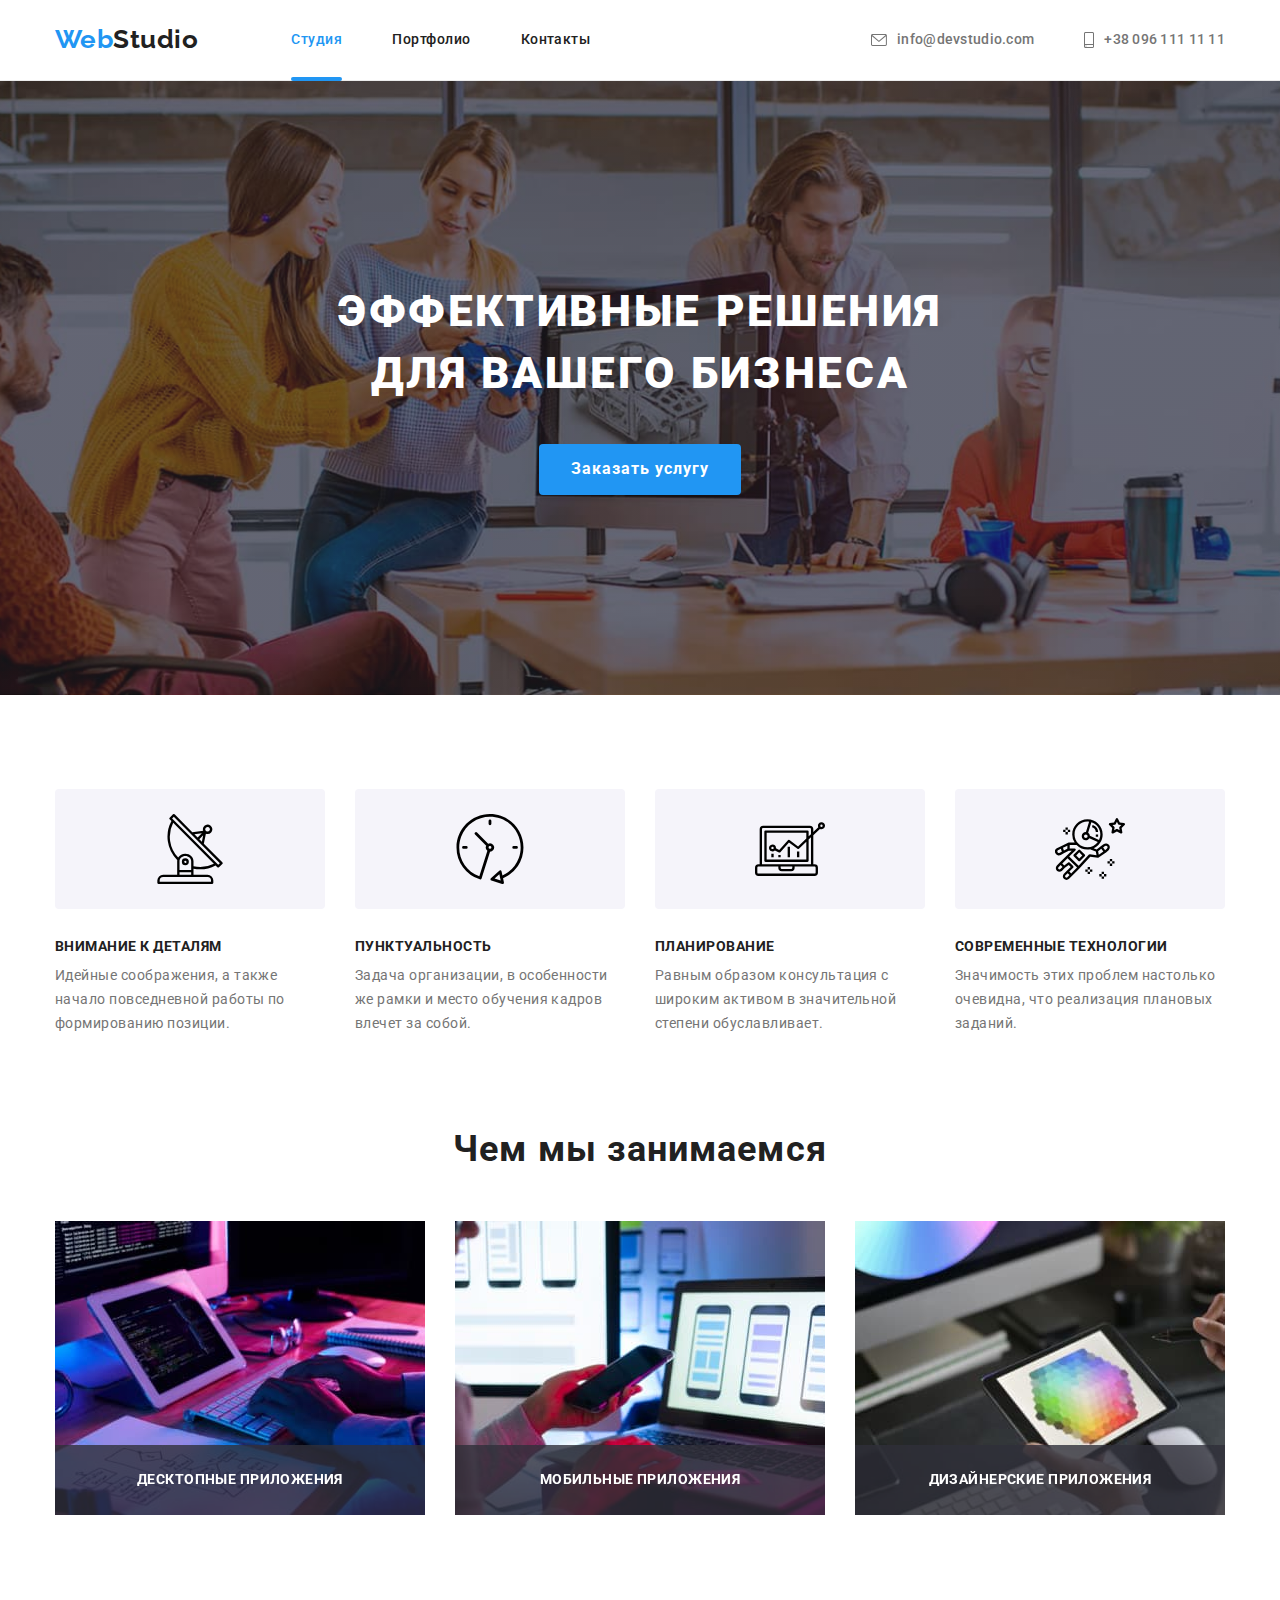
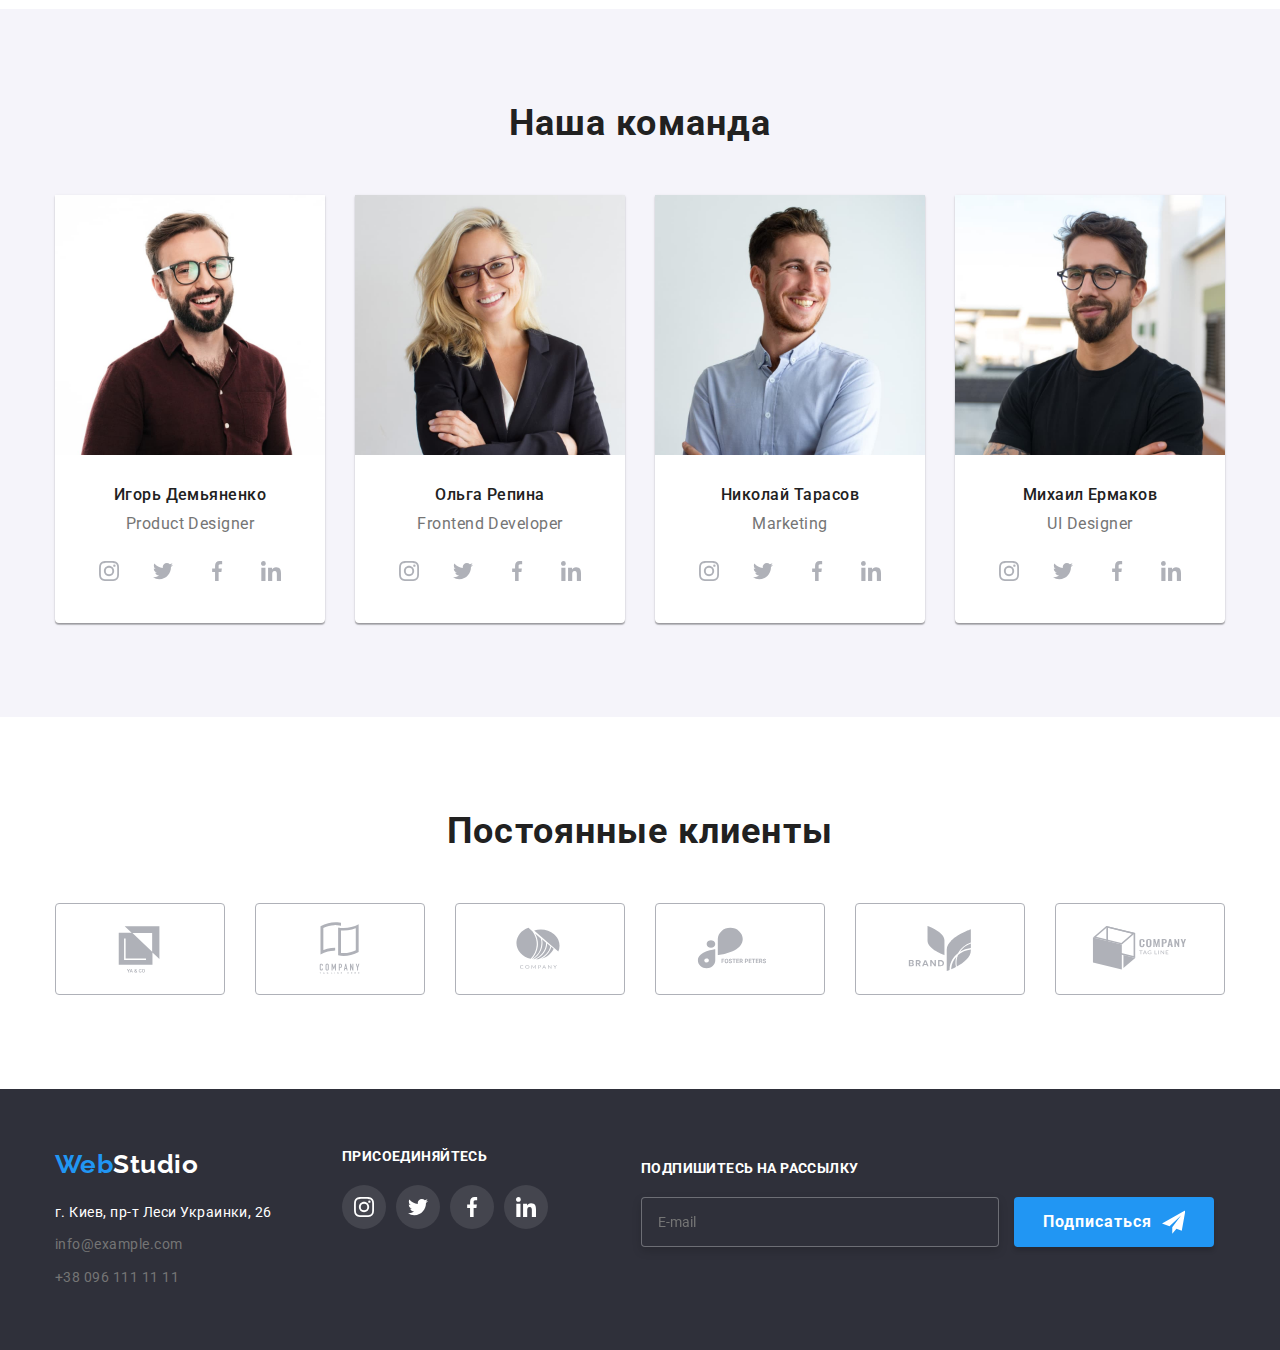
<file: index.html>
<!DOCTYPE html>
<html lang="en">
  <head>
    <meta charset="UTF-8" />
    <meta
      http-equiv="X-UA-Compatible"
      content="IE=edge"
    />
    <meta
      name="viewport"
      content="width=device-width, initial-scale=1.0"
    />
    <title>Document</title>
    <link
      href="https://fonts.googleapis.com/css2?family=Raleway:wght@700&family=Roboto:wght@400;500;700;900&display=swap"
      rel="stylesheet"
    />

    <link
      rel="stylesheet"
      href="./css/main.min.css"
    />
  </head>

  <body>
    <!--NAVIGATION-->

    <header class="header">
      <div class="header__div-nav container">
        <a
          href="#"
          class="navbar__logo-webstudio"
        >
          <span class="navbar__logospan">Web</span
          >Studio</a
        >
        <button
          type="button"
          class="menu-button is-open"
          aria-expanded="false"
          aria-controls="menu-container"
          data-menu-button
        >
          <svg
            class="menu-icons"
            width="40"
            height="40"
            aria-label="Переключатель мобильного меню"
          >
            <use
              class="icon-cross"
              href="./images/icons.svg#icon-close-menu"
            ></use>
            <use
              class="icon-menu"
              href="./images/icons.svg#icon-burger-menu"
            ></use>
          </svg>
        </button>

        <div
          class="menu-container"
          id="menu-container"
          data-menu
        >
          <nav class="navbar">
            <ul class="sitenav">
              <li class="sitenav__item">
                <a
                  href="./index.html"
                  class="sitenav__link sitenav__link--opened"
                  >Студия</a
                >
              </li>
              <li class="sitenav__item">
                <a
                  href="./portfolio.html"
                  class="sitenav__link"
                  >Портфолио</a
                >
              </li>
              <li class="sitenav__item">
                <a href="#" class="sitenav__link"
                  >Контакты</a
                >
              </li>
            </ul>
          </nav>
          <ul class="auth-nav">
            <li class="auth-nav__item">
              <a
                href="tel:+380961111111"
                class="auth-nav__link auth-nav__phone"
                aria-label="Phone Icon"
              >
                +38 096 111 11 11</a
              >
            </li>
            <li
              class="auth-nav__item auth-nav__item-mail"
            >
              <a
                href="mailto:info@devstudio.com"
                class="auth-nav__link auth-nav__mail"
                aria-label="Mail Icon"
              >
                info@devstudio.com</a
              >
            </li>
          </ul>
          <ul class="social-networks">
            <li class="social-networks__item">
              <a
                href=""
                class="social-networks__link"
                >Instagram</a
              >
            </li>
            <li class="social-networks__item">
              <a
                href=""
                class="social-networks__link"
                >Twitter</a
              >
            </li>
            <li class="social-networks__item">
              <a
                href=""
                class="social-networks__link"
                >Facebook</a
              >
            </li>
            <li class="social-networks__item">
              <a
                href=""
                class="social-networks__link"
                >LinkedIn</a
              >
            </li>
          </ul>
        </div>
      </div>

      <div class="header__nav container">
        <nav class="navigation">
          <a
            href="#"
            class="navigation__logo-webstudio"
          >
            <span class="navigation__logospan"
              >Web</span
            >Studio</a
          >

          <ul class="sitenavigation">
            <li class="sitenavigation__item">
              <a
                href="./index.html"
                class="sitenavigation__link sitenavigation__link--opened"
                >Студия</a
              >
            </li>
            <li class="sitenavigation__item">
              <a
                href="./portfolio.html"
                class="sitenavigation__link"
                >Портфолио</a
              >
            </li>
            <li class="sitenavigation__item">
              <a
                href="#"
                class="sitenavigation__link"
                >Контакты</a
              >
            </li>
          </ul>
        </nav>
        <ul class="auth-navigation">
          <li class="auth-navigation__item">
            <a
              href="mailto:info@devstudio.com"
              class="auth-navigation__link"
              aria-label="Mail Icon"
            >
              <svg
                class="auth-navigation__icon"
                width="16"
                height="12"
              >
                <use
                  href="./images/icons.svg#icon-mail"
                ></use>
              </svg>
              info@devstudio.com</a
            >
          </li>
          <li class="auth-navigation__item">
            <a
              href="tel:+380961111111"
              class="auth-navigation__link"
              aria-label="Phone Icon"
            >
              <svg
                class="auth-navigation__icon"
                width="10"
                height="16"
              >
                <use
                  href="./images/icons.svg#icon-phone"
                ></use>
              </svg>
              +38 096 111 11 11</a
            >
          </li>
        </ul>
      </div>
    </header>

    <main>
      <section class="hero">
        <div class="container">
          <h1 class="hero__title">
            Эффективные решения для вашего бизнеса
          </h1>
          <button
            data-modal-open
            class="hero__button"
            type="button"
          >
            Заказать услугу
          </button>
          <div
            data-modal
            class="backdrop is-hidden"
          >
            <div class="modal">
              <form>
              <button
                data-modal-close
                class="button-modal"
              >
                <svg
                  class="close-icon"
                  width="18"
                  height="18"
                >
                  <use
                    href="./images/icons.svg#icon-close-cros"
                  ></use>
                </svg>
              </button>
              <b class="fill-your-data"
                >Оставьте свои данные, мы вам
                перезвоним</b
              >

              <label
                class="modal-label"
                for="name"
                >Имя<input
                  class="modal-input"
                  type="text"
                  name=""
                  id="name"
                />
                <span class="modal-input-icon">
                  <svg width="18" height="18">
                    <use
                      href="./images/icons.svg#icon-person-icon"
                    ></use>
                  </svg>
                </span>
              </label>

              <label class="modal-label" for="tel"
                >Телефон
                <input
                  class="modal-input"
                  type="tel"
                  name=""
                  id="tel"
                />
                <span class="modal-input-icon">
                  <svg width="18" height="18">
                    <use
                      href="./images/icons.svg#icon-modal-phone"
                    ></use>
                  </svg>
                </span>
              </label>

              <label
                class="modal-label"
                for="mail"
                >Почта
                <input
                  class="modal-input"
                  type="email"
                  name=""
                  id="mail"
                />
                <span class="modal-input-icon">
                  <svg width="18" height="18">
                    <use
                      href="./images/icons.svg#icon-modal-email"
                    ></use>
                  </svg>
              </label>

              <label class="modal-label modal-label-feedback" for="comment"
                >Комментарий
                <textarea
                id="comment"
                  class="give-feedback"
                  name="feedback"
                  rows="5"
                  placeholder="Введите текст"
                ></textarea>
              </label>

              <label
                class="agree-contract"
                for="agree-checkbox"
                ><input
                  type="checkbox"
                  class="checkbox"
                  id="agree-checkbox"
                />
                <span
                  class="icon-checkbox"
                ></span>
                Соглашаюсь с рассылкой и принимаю
                 <a
                  class="terms-ofcontract"
                  href=""
                  >Условия договора</a
                >
              </label>
              <button
                class="submit-form"
                type="submit"
              >
                Отправить
              </button>
              </form>
            </div>
          </div>
        </div>
      </section>  

    <section class="section">
      <div class="container">
        <h2 class="visually-hidden">
          Наши преимущества
        </h2>

        <ul class="feature-list">
          <li class="feature-list__item">
            <div
              class="feature-list__decorative-icons"
            >
              <svg
                class="feature-list__description-icon"
                width="70"
                height="70"
              >
                <use
                  href="./images/icons.svg#icon-antenna"
                ></use>
              </svg>
            </div>
            <h3 class="feature-list__title">
              Внимание к деталям
            </h3>
            <p class="feature-list__description">
              Идейные соображения, а также начало
              повседневной работы по формированию
              позиции.
            </p>
          </li>
          <li class="feature-list__item">
            <div
              class="feature-list__decorative-icons"
            >
              <svg
                class="feature-list__description-icon"
                width="70"
                height="70"
              >
                <use
                  href="./images/icons.svg#icon-clock"
                ></use>
              </svg>
            </div>
            <h3 class="feature-list__title">
              Пунктуальность
            </h3>
            <p class="feature-list__description">
              Задача организации, в особенности же
              рамки и место обучения кадров влечет
              за собой.
            </p>
          </li>
          <li class="feature-list__item">
            <div
              class="feature-list__decorative-icons"
            >
              <svg
                class="feature-list__description-icon"
                width="70"
                height="70"
              >
                <use
                  href="./images/icons.svg#icon-diagram"
                ></use>
              </svg>
            </div>
            <h3 class="feature-list__title">
              Планирование
            </h3>
            <p class="feature-list__description">
              Равным образом консультация с
              широким активом в значительной
              степени обуславливает.
            </p>
          </li>
          <li class="feature-list__item">
            <div
              class="feature-list__decorative-icons"
            >
              <svg
                class="feature-list__description-icon"
                width="70"
                height="70"
              >
                <use
                  href="./images/icons.svg#icon-astronaut"
                ></use>
              </svg>
            </div>
            <h3 class="feature-list__title">
              Современные технологии
            </h3>
            <p class="feature-list__description">
              Значимость этих проблем настолько
              очевидна, что реализация плановых
              заданий.
            </p>
          </li>
        </ul>
      </div>
    </section>

    <section
      class="section section--nopadding-top"
    >
      <div class="container">
        <h2 class="section__title">
          Чем мы занимаемся
        </h2>
        <ul class="what-wedo">
          <li class="what-wedo__item">
            <img
              src="./images/img1.jpg"
              alt="верстка"
              width="370px"
            />
            <p class="what-wedo__text">
              Десктопные приложения
            </p>
          </li>
          <li class="what-wedo__item">
            <img
              src="./images/img2.jpg"
              alt="дизайн"
              width="370px"
            />
            <p class="what-wedo__text">
              Мобильные приложения
            </p>
          </li>
          <li class="what-wedo__item">
            <img
              src="./images/img3.jpg"
              alt="оформление"
              width="370px"
            />
            <p class="what-wedo__text">
              Дизайнерские приложения
            </p>
          </li>
        </ul>
      </div>
    </section> 

   <section
      class="section section--other-background"
    >
      <div class="container">
        <h2 class="section__title">
          Наша команда
        </h2>
        <ul class="ourmembers">
          <li class="ourmembers__item">
            <img
              src="./images/m1.jpg"
              alt="Product Designer"
              width="270px"
              class="ourmembers__photo"
            />
            <div class="ourmembers__box">
              <h3 class="ourmembers__title">
                Игорь Демьяненко
              </h3>
              <p class="ourmembers__text">
                Product Designer
              </p>

              <ul class="social-list">
                <li class="social-list__item">
                  <a
                    href=""
                    class="social-list__link"
                    target="_blank"
                    rel="noopener noreferrer"
                    aria-label="Instagram"
                  >
                    <svg
                      class="social-list__icon"
                      width="20"
                      height="20"
                    >
                      <use
                        href="./images/icons.svg#icon-instagram"
                      ></use>
                    </svg>
                  </a>
                </li>
                <li class="social-list__item">
                  <a
                    href=""
                    class="social-list__link"
                    target="_blank"
                    rel="noopener noreferrer"
                    aria-label="Twitter"
                  >
                    <svg
                      class="social-list__icon"
                      width="20"
                      height="20"
                    >
                      <use
                        href="./images/icons.svg#icon-twitter"
                      ></use>
                    </svg>
                  </a>
                </li>
                <li class="social-list__item">
                  <a
                    href=""
                    class="social-list__link"
                    target="_blank"
                    rel="noopener noreferrer"
                    aria-label="Facebook"
                  >
                    <svg
                      class="social-list__icon"
                      width="20"
                      height="20"
                    >
                      <use
                        href="./images/icons.svg#icon-facebook"
                      ></use>
                    </svg>
                  </a>
                </li>
                <li class="social-list__item">
                  <a
                    href=""
                    class="social-list__link"
                    target="_blank"
                    rel="noopener noreferrer"
                    aria-label="Linkedin"
                  >
                    <svg
                      class="social-list__icon"
                      width="20"
                      height="20"
                    >
                      <use
                        href="./images/icons.svg#icon-linkedin"
                      ></use>
                    </svg> 
     </a>
                </li>
              </ul>
            </div>
          </li>

          <li class="ourmembers__item">
            <img
              src="./images/m2.jpg"
              alt="Frontend Developer"
              width="270px"
              class="ourmembers__photo"
            />
            <div class="ourmembers__box">
              <h3 class="ourmembers__title">
                Ольга Репина
              </h3>
              <p class="ourmembers__text">
                Frontend Developer
              </p>

              <ul class="social-list">
                <li class="social-list__item">
                  <a
                    href=""
                    class="social-list__link"
                    target="_blank"
                    rel="noopener noreferrer"
                    aria-label="Instagram"
                  >
                    <svg
                      class="social-list__icon"
                      width="20"
                      height="20"
                    >
                      <use
                        href="./images/icons.svg#icon-instagram"
                      ></use>
                    </svg>
                  </a>
                </li>
                <li class="social-list__item">
                  <a
                    href=""
                    class="social-list__link"
                    target="_blank"
                    rel="noopener noreferrer"
                    aria-label="Twitter"
                  >
                    <svg
                      class="social-list__icon"
                      width="20"
                      height="20"
                    >
                      <use
                        href="./images/icons.svg#icon-twitter"
                      ></use>
                    </svg>
                  </a>
                </li>
                <li class="social-list__item">
                  <a
                    href=""
                    class="social-list__link"
                    target="_blank"
                    rel="noopener noreferrer"
                    aria-label="Facebook"
                  >
                    <svg
                      class="social-list__icon"
                      width="20"
                      height="20"
                    >
                      <use
                        href="./images/icons.svg#icon-facebook"
                      ></use>
                    </svg>
                  </a>
                </li>
                <li class="social-list__item">
                  <a
                    href=""
                    class="social-list__link"
                    target="_blank"
                    rel="noopener noreferrer"
                    aria-label="Linkedin"
                  >
                    <svg
                      class="social-list__icon"
                      width="20"
                      height="20"
                    >
                      <use
                        href="./images/icons.svg#icon-linkedin"
                      ></use>
                    </svg>
                  </a>
                </li>
              </ul>
            </div>
          </li>

          <li class="ourmembers__item">
            <img
              src="./images/m3.jpg"
              alt="Marketing"
              width="270px"
              class="ourmembers__photo"
            />
            <div class="ourmembers__box">
              <h3 class="ourmembers__title">
                Николай Тарасов
              </h3>
              <p class="ourmembers__text">
                Marketing
              </p>

              <ul class="social-list">
                <li class="social-list__item">
                  <a
                    href=""
                    class="social-list__link"
                    target="_blank"
                    rel="noopener noreferrer"
                    aria-label="Instagram"
                  >
                    <svg
                      class="social-list__icon"
                      width="20"
                      height="20"
                    >
                      <use
                        href="./images/icons.svg#icon-instagram"
                      ></use>
                    </svg>
                  </a>
                </li>
                <li class="social-list__item">
                  <a
                    href=""
                    class="social-list__link"
                    target="_blank"
                    rel="noopener noreferrer"
                    aria-label="Twitter"
                  >
                    <svg
                      class="social-list__icon"
                      width="20"
                      height="20"
                    >
                      <use
                        href="./images/icons.svg#icon-twitter"
                      ></use>
                    </svg>
                  </a>
                </li>
                <li class="social-list__item">
                  <a
                    href=""
                    class="social-list__link"
                    target="_blank"
                    rel="noopener noreferrer"
                    aria-label="Facebook"
                  >
                    <svg
                      class="social-list__icon"
                      width="20"
                      height="20"
                    >
                      <use
                        href="./images/icons.svg#icon-facebook"
                      ></use>
                    </svg>
                  </a>
                </li>
                <li class="social-list__item">
                  <a
                    href=""
                    class="social-list__link"
                    target="_blank"
                    rel="noopener noreferrer"
                    aria-label="Linkedin"
                  >
                    <svg
                      class="social-list__icon"
                      width="20"
                      height="20"
                    >
                      <use
                        href="./images/icons.svg#icon-linkedin"
                      ></use>
                    </svg>
                  </a>
                </li>
              </ul>
            </div>
          </li>

          <li class="ourmembers__item">
            <img
              src="./images/m4.jpg"
              alt="UI Designer"
              width="270px"
              class="ourmembers__photo"
            />
            <div class="ourmembers__box">
              <h3 class="ourmembers__title">
                Михаил Ермаков
              </h3>
              <p class="ourmembers__text">
                UI Designer
              </p>

              <ul class="social-list">
                <li class="social-list__item">
                  <a
                    href=""
                    class="social-list__link"
                    target="_blank"
                    rel="noopener noreferrer"
                    aria-label="Instagram"
                  >
                    <svg
                      class="social-list__icon"
                      width="20"
                      height="20"
                    >
                      <use
                        href="./images/icons.svg#icon-instagram"
                      ></use>
                    </svg>
                  </a>
                </li>
                <li class="social-list__item">
                  <a
                    href=""
                    class="social-list__link"
                    target="_blank"
                    rel="noopener noreferrer"
                    aria-label="Twitter"
                  >
                    <svg
                      class="social-list__icon"
                      width="20"
                      height="20"
                    >
                      <use
                        href="./images/icons.svg#icon-twitter"
                      ></use>
                    </svg>
                  </a>
                </li>
                <li class="social-list__item">
                  <a
                    href=""
                    class="social-list__link"
                    target="_blank"
                    rel="noopener noreferrer"
                    aria-label="Facebook"
                  >
                    <svg
                      class="social-list__icon"
                      width="20"
                      height="20"
                    >
                      <use
                        href="./images/icons.svg#icon-facebook"
                      ></use>
                    </svg>
                  </a>
                </li>
                <li class="social-list__item">
                  <a
                    href=""
                    class="social-list__link"
                    target="_blank"
                    rel="noopener noreferrer"
                    aria-label="Linkedin"
                  >
                    <svg
                      class="social-list__icon"
                      width="20"
                      height="20"
                    >
                      <use
                        href="./images/icons.svg#icon-linkedin"
                      ></use>
                    </svg>
                  </a>
                </li>
              </ul>
            </div>
          </li>
        </ul>
      </div>
    </section>
   
      <section class="section">
        <div class="container">
          <h2 class="section__title">
            Постоянные клиенты
          </h2>

          <ul class="clients">
            <li class="clients__item">
              <a href="" class="clients__link">
                <svg
                  class="clients__icon"
                  width="106"
                  height="60"
                >
                  <use
                    href="./images/icons.svg#icon-Logo1"
                  ></use>
                </svg>
              </a>
            </li>
            <li class="clients__item">
              <a href="" class="clients__link">
                <svg
                  class="clients__icon"
                  width="106"
                  height="60"
                >
                  <use
                    href="./images/icons.svg#icon-Logo2"
                  ></use>
                </svg>
              </a>
            </li>
            <li class="clients__item">
              <a href="" class="clients__link">
                <svg
                  class="clients__icon"
                  width="106"
                  height="60"
                >
                  <use
                    href="./images/icons.svg#icon-Logo3"
                  ></use>
                </svg>
              </a>
            </li>
            <li class="clients__item">
              <a href="" class="clients__link">
                <svg
                  class="clients__icon"
                  width="106"
                  height="60"
                >
                  <use
                    href="./images/icons.svg#icon-Logo4"
                  ></use>
                </svg>
              </a>
            </li>
            <li class="clients__item">
              <a href="" class="clients__link">
                <svg
                  class="clients__icon"
                  width="106"
                  height="60"
                >
                  <use
                    href="./images/icons.svg#icon-Logo5"
                  ></use>
                </svg>
              </a>
            </li>
            <li class="clients__item">
              <a href="" class="clients__link">
                <svg
                  class="clients__icon"
                  width="106"
                  height="60"
                >
                  <use
                    href="./images/icons.svg#icon-Logo6"
                  ></use>
                </svg>
              </a>
            </li>
          </ul>
        </div>
      </section>
    </main> 

    <footer class="footer">
      <div class="container footer__container">
        <div class="footer__content">
        <div class="footer__contact-info">
          <a
            href="#"
            class=" footer__logo-ws footer__logo-webstudio"
            ><span class="footer__logospan">Web</span
            >Studio</a
          >
          <address class="footer__address">
            <ul class="footer-list">
              <li>
                <a
                  href="https://goo.gl/maps/YKN6UugqQtC8uNZw6"
                  target="_blank"
                  rel="noopener noreferrer"
                  class=" footer-list__connect-us footer-list__contacts-footer footer-list__our-address"
                >
                  г. Киев, пр-т Леси Украинки,
                  26</a
                >
              </li>
              <li class="footer-list__contacts">
                <a
                  href="mailto:info@example.com"
                  class=" footer-list__connect-us footer-list__contacts-footer"
                  >info@example.com</a
                >
              </li>
              <li class="footer-list__contacts">
                <a
                  href="tel:+380961111111"
                  class=" footer-list__connect-us footer-list__contacts-footer"
                  >+38 096 111 11 11</a
                >
              </li>
            </ul>
          </address>
        </div> 

    <div class="follow-us">
          <p class="follow-us__text">Присоединяйтесь</p>
          <ul class="follow-us__social-list">
            <li class="follow-us__social-item">
              <a
                href=""
                class="follow-us__social-link "
                target="_blank"
                rel="noopener noreferrer"
                aria-label="Instagram"
              >
                <svg
                  class="follow-us__social-icon"
                  width="20"
                  height="20"
                >
                  <use
                    href="./images/icons.svg#icon-instagram"
                  ></use>
                </svg>
              </a>
            </li>
            <li class="follow-us__social-item">
              <a
                href=""
                class="follow-us__social-link "
                target="_blank"
                rel="noopener noreferrer"
                aria-label="Twitter"
              >
                <svg
                  class="follow-us__social-icon"
                  width="20"
                  height="20"
                >
                  <use
                    href="./images/icons.svg#icon-twitter"
                  ></use>
                </svg>
              </a>
            </li>
            <li class="follow-us__social-item">
              <a
                href=""
                class="follow-us__social-link "
                target="_blank"
                rel="noopener noreferrer"
                aria-label="Facebook"
              >
                <svg
                  class="follow-us__social-icon"
                  width="20"
                  height="20"
                >
                  <use
                    href="./images/icons.svg#icon-facebook"
                  ></use>
                </svg>
              </a>
            </li>
            <li class="follow-us__social-item">
              <a
                href=""
                class="follow-us__social-link "
                target="_blank"
                rel="noopener noreferrer"
                aria-label="Linkedin"
              >
                <svg
                  class="follow-us__social-icon"
                  width="20"
                  height="20"
                >
                  <use
                    href="./images/icons.svg#icon-linkedin"
                  ></use>
                </svg>
              </a>
            </li>
          </ul>
        </div>
        </div>
        <form class="footer-form">
          <label
            class="footer-form__label"
            for="user_email"
            >Подпишитесь на рассылку</label
          >
          <input
            class="footer-form__email"
            type="email"
            name="email"
            id="user_email"
            placeholder="E-mail"
          />

          <button
            class="footer-form__follow-button"
            type="submit"
          >
            <span class="footer-form__text"
              >Подписаться</span
            >
            <svg
              class="footer-form__send-icon"
              width="24"
              height="24"
            >
              <use
                href="./images/icons.svg#icon-send-icon"
              ></use>
            </svg>
          </button>
        </form>
      </div>
    </footer> 
    <script src="./js/modal.js"></script>
    <script src="./js/burger-menu.js"></script>
  </body>
</html>
</file>
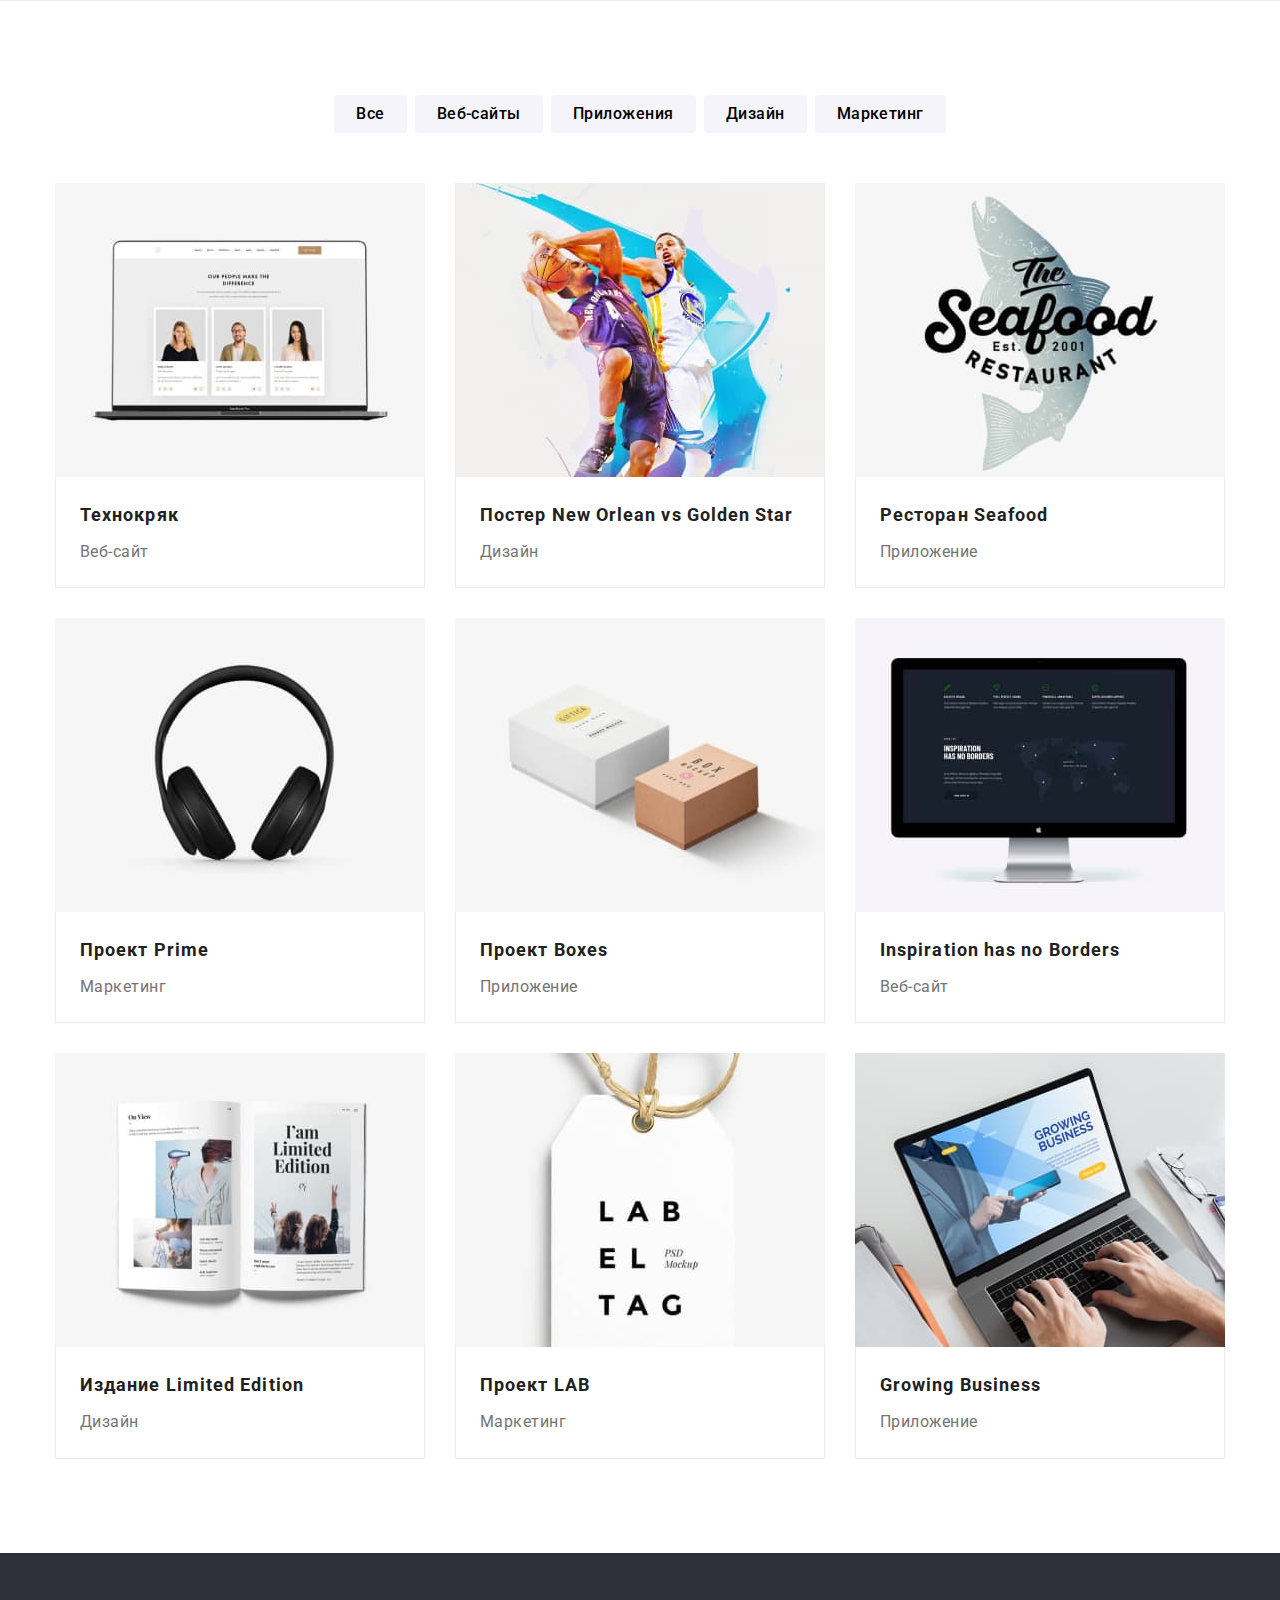
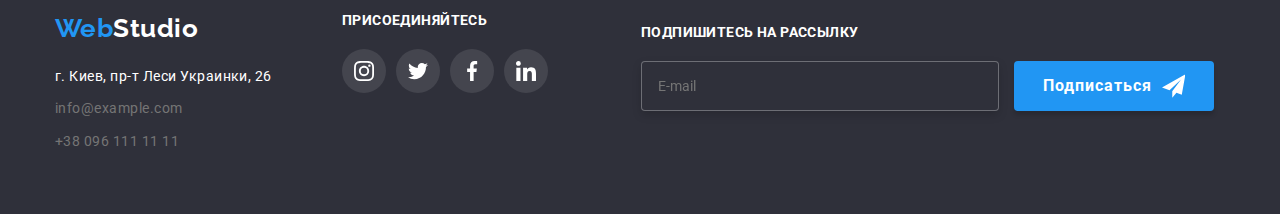
<file: portfolio.html>
<!DOCTYPE html>
<html lang="en">
  <head>
    <meta charset="UTF-8" />
    <meta
      http-equiv="X-UA-Compatible"
      content="IE=edge"
    />
    <meta
      name="viewport"
      content="width=device-width, initial-scale=1.0"
    />
    <title>Document</title>
    <link
      href="https://fonts.googleapis.com/css2?family=Raleway:wght@700&family=Roboto:wght@400;500;700;900&display=swap"
      rel="stylesheet"
    />

    <link
      rel="stylesheet"
      href="./css/main.min.css"
    />
  </head>
  <body>
    <!--NAVIGATION-->

    <header class="header">
      <div class="header__div-nav container">
        <nav class="navbar">
          <a
            href="#"
            class="links navbar__logo-webstudio"
          >
            <span class="navbar__logospan"
              >Web</span
            >Studio</a
          >

          <ul class="sitenav">
            <li class="sitenav__item">
              <a
                href="./index.html"
                class="sitenav__link links"
                >Студия</a
              >
            </li>
            <li class="sitenav__item">
              <a
                href="./portfolio.html"
                class="sitenav__link sitenav__link--opened links"
                >Портфолио</a
              >
            </li>
            <li class="sitenav__item">
              <a
                href="#"
                class="sitenav__link links"
                >Контакты</a
              >
            </li>
          </ul>
        </nav>
        <ul class="auth-nav">
          <li class="auth-nav__item">
            <a
              href="mailto:info@devstudio.com"
              class="auth-nav__link links"
              aria-label="Mail Icon"
            >
              <svg
                class="auth-nav__icon"
                width="16"
                height="12"
              >
                <use
                  href="./images/icons.svg#icon-mail"
                ></use>
              </svg>
              info@devstudio.com</a
            >
          </li>
          <li class="auth-nav__item">
            <a
              href="tel:+380961111111"
              class="links auth-nav__link"
              aria-label="Phone Icon"
            >
              <svg
                class="auth-nav__icon"
                width="10"
                height="16"
              >
                <use
                  href="./images/icons.svg#icon-phone"
                ></use>
              </svg>
              +38 096 111 11 11</a
            >
          </li>
        </ul>
      </div>
    </header>

    <main>
      <section class="section portfolio">
        <div class="container">
          <h1 class="visually-hidden">
            Наши работы
          </h1>

          <ul class="portfolio-list">
            <li class="portfolio-item">
              <button
                type="button"
                class="button-p all"
              >
                Все
              </button>
            </li>
            <li class="portfolio-item">
              <button
                type="button"
                class="button-p web-sites"
              >
                Веб-сайты
              </button>
            </li>
            <li class="portfolio-item">
              <button
                type="button"
                class="button-p apps"
              >
                Приложения
              </button>
            </li>
            <li class="portfolio-item">
              <button
                type="button"
                class="button-p design"
              >
                Дизайн
              </button>
            </li>
            <li class="portfolio-item">
              <button
                type="button"
                class="button-p marketing"
              >
                Маркетинг
              </button>
            </li>
          </ul>

          <ul class="portfolio-photos">
            <li class="project-item">
              <a
                href=""
                class="project-link links"
              >
                <div class="portfolio-image">
                  <img
                    class="project-image"
                    src="images-portfolio/img1.jpg"
                    alt="technokryak"
                    width="370"
                  />
                  <p class="animated-text">
                    Ресурс предлагает комплексные
                    предложения с разным уровнем
                    функционала и сервисов. Все
                    это позволит посетителю
                    получить исчерпывающие
                    сведения о компании или
                    частном лице.
                  </p>
                </div>

                <div class="about-projects">
                  <h2 class="nameof-projects">
                    Технокряк
                  </h2>
                  <p class="typeof-project">
                    Веб-сайт
                  </p>
                </div></a
              >
            </li>
            <li class="project-item">
              <a
                href=""
                class="project-link links"
              >
                <div class="portfolio-image">
                  <img
                    class="project-image"
                    src="images-portfolio/img2.jpg"
                    alt="poster"
                    width="370"
                  />
                  <p class="animated-text">
                    Ресурс предлагает комплексные
                    предложения с разным уровнем
                    функционала и сервисов. Все
                    это позволит посетителю
                    получить исчерпывающие
                    сведения о компании или
                    частном лице.
                  </p>
                </div>
                <div class="about-projects">
                  <h2 class="nameof-projects">
                    Постер New Orlean vs Golden
                    Star
                  </h2>
                  <p class="typeof-project">
                    Дизайн
                  </p>
                </div></a
              >
            </li>
            <li class="project-item">
              <a
                href=""
                class="project-link links"
                ><div class="portfolio-image">
                  <img
                    class="project-image"
                    src="images-portfolio/img3.jpg"
                    alt="seafood"
                    width="370"
                  />
                  <p class="animated-text">
                    Ресурс предлагает комплексные
                    предложения с разным уровнем
                    функционала и сервисов. Все
                    это позволит посетителю
                    получить исчерпывающие
                    сведения о компании или
                    частном лице.
                  </p>
                </div>
                <div class="about-projects">
                  <h2 class="nameof-projects">
                    Ресторан Seafood
                  </h2>
                  <p class="typeof-project">
                    Приложение
                  </p>
                </div></a
              >
            </li>
            <li class="project-item">
              <a
                href=""
                class="project-link links"
                ><div class="portfolio-image">
                  <img
                    class="project-image"
                    src="images-portfolio/img4.jpg"
                    alt="prime"
                    width="370"
                  />
                  <p class="animated-text">
                    Ресурс предлагает комплексные
                    предложения с разным уровнем
                    функционала и сервисов. Все
                    это позволит посетителю
                    получить исчерпывающие
                    сведения о компании или
                    частном лице.
                  </p>
                </div>
                <div class="about-projects">
                  <h2 class="nameof-projects">
                    Проект Prime
                  </h2>
                  <p class="typeof-project">
                    Маркетинг
                  </p>
                </div></a
              >
            </li>
            <li class="project-item">
              <a
                href=""
                class="project-link links"
                ><div class="portfolio-image">
                  <img
                    class="project-image"
                    src="images-portfolio/img5.jpg"
                    alt="boxes"
                    width="370"
                  />
                  <p class="animated-text">
                    Ресурс предлагает комплексные
                    предложения с разным уровнем
                    функционала и сервисов. Все
                    это позволит посетителю
                    получить исчерпывающие
                    сведения о компании или
                    частном лице.
                  </p>
                </div>
                <div class="about-projects">
                  <h2 class="nameof-projects">
                    Проект Boxes
                  </h2>
                  <p class="typeof-project">
                    Приложение
                  </p>
                </div></a
              >
            </li>
            <li class="project-item">
              <a
                href=""
                class="project-link links"
                ><div class="portfolio-image">
                  <img
                    class="project-image"
                    src="images-portfolio/img6.jpg"
                    alt="inspiration"
                    width="370"
                  />
                  <p class="animated-text">
                    Ресурс предлагает комплексные
                    предложения с разным уровнем
                    функционала и сервисов. Все
                    это позволит посетителю
                    получить исчерпывающие
                    сведения о компании или
                    частном лице.
                  </p>
                </div>
                <div class="about-projects">
                  <h2 class="nameof-projects">
                    Inspiration has no Borders
                  </h2>
                  <p class="typeof-project">
                    Веб-сайт
                  </p>
                </div></a
              >
            </li>
            <li class="project-item">
              <a
                href=""
                class="project-link links"
                ><div class="portfolio-image">
                  <img
                    class="project-image"
                    src="images-portfolio/img7.jpg"
                    alt="limited edition"
                    width="370"
                  />
                  <p class="animated-text">
                    Ресурс предлагает комплексные
                    предложения с разным уровнем
                    функционала и сервисов. Все
                    это позволит посетителю
                    получить исчерпывающие
                    сведения о компании или
                    частном лице.
                  </p>
                </div>
                <div class="about-projects">
                  <h2 class="nameof-projects">
                    Издание Limited Edition
                  </h2>
                  <p class="typeof-project">
                    Дизайн
                  </p>
                </div></a
              >
            </li>
            <li class="project-item">
              <a
                href=""
                class="project-link links"
                ><div class="portfolio-image">
                  <img
                    class="project-image"
                    src="images-portfolio/img8.jpg"
                    alt="LAB"
                    width="370"
                  />
                  <p class="animated-text">
                    Ресурс предлагает комплексные
                    предложения с разным уровнем
                    функционала и сервисов. Все
                    это позволит посетителю
                    получить исчерпывающие
                    сведения о компании или
                    частном лице.
                  </p>
                </div>
                <div class="about-projects">
                  <h2 class="nameof-projects">
                    Проект LAB
                  </h2>
                  <p class="typeof-project">
                    Маркетинг
                  </p>
                </div></a
              >
            </li>
            <li class="project-item">
              <a
                href=""
                class="project-link links"
                ><div class="portfolio-image">
                  <img
                    class="project-image"
                    src="images-portfolio/img9.jpg"
                    alt="growing business"
                    width="370"
                  />
                  <p class="animated-text">
                    Ресурс предлагает комплексные
                    предложения с разным уровнем
                    функционала и сервисов. Все
                    это позволит посетителю
                    получить исчерпывающие
                    сведения о компании или
                    частном лице.
                  </p>
                </div>
                <div class="about-projects">
                  <h2 class="nameof-projects">
                    Growing Business
                  </h2>
                  <p class="typeof-project">
                    Приложение
                  </p>
                </div></a
              >
            </li>
          </ul>
        </div>
      </section>
    </main>

    <footer class="footer">
      <div class="container footer__container">
        <div class="footer__content">
          <div class="footer__contact-info">
            <a
              href="#"
              class="footer__logo-ws footer__logo-webstudio"
              ><span class="footer__logospan"
                >Web</span
              >Studio</a
            >
            <address class="footer__address">
              <ul class="footer-list">
                <li>
                  <a
                    href="https://goo.gl/maps/YKN6UugqQtC8uNZw6"
                    target="_blank"
                    rel="noopener noreferrer"
                    class="footer-list__connect-us footer-list__contacts-footer footer-list__our-address"
                  >
                    г. Киев, пр-т Леси Украинки,
                    26</a
                  >
                </li>
                <li class="footer-list__contacts">
                  <a
                    href="mailto:info@example.com"
                    class="footer-list__connect-us footer-list__contacts-footer"
                    >info@example.com</a
                  >
                </li>
                <li class="footer-list__contacts">
                  <a
                    href="tel:+380961111111"
                    class="footer-list__connect-us footer-list__contacts-footer"
                    >+38 096 111 11 11</a
                  >
                </li>
              </ul>
            </address>
          </div>

          <div class="follow-us">
            <p class="follow-us__text">
              Присоединяйтесь
            </p>
            <ul class="follow-us__social-list">
              <li class="follow-us__social-item">
                <a
                  href=""
                  class="follow-us__social-link"
                  target="_blank"
                  rel="noopener noreferrer"
                  aria-label="Instagram"
                >
                  <svg
                    class="follow-us__social-icon"
                    width="20"
                    height="20"
                  >
                    <use
                      href="./images/icons.svg#icon-instagram"
                    ></use>
                  </svg>
                </a>
              </li>
              <li class="follow-us__social-item">
                <a
                  href=""
                  class="follow-us__social-link"
                  target="_blank"
                  rel="noopener noreferrer"
                  aria-label="Twitter"
                >
                  <svg
                    class="follow-us__social-icon"
                    width="20"
                    height="20"
                  >
                    <use
                      href="./images/icons.svg#icon-twitter"
                    ></use>
                  </svg>
                </a>
              </li>
              <li class="follow-us__social-item">
                <a
                  href=""
                  class="follow-us__social-link"
                  target="_blank"
                  rel="noopener noreferrer"
                  aria-label="Facebook"
                >
                  <svg
                    class="follow-us__social-icon"
                    width="20"
                    height="20"
                  >
                    <use
                      href="./images/icons.svg#icon-facebook"
                    ></use>
                  </svg>
                </a>
              </li>
              <li class="follow-us__social-item">
                <a
                  href=""
                  class="follow-us__social-link"
                  target="_blank"
                  rel="noopener noreferrer"
                  aria-label="Linkedin"
                >
                  <svg
                    class="follow-us__social-icon"
                    width="20"
                    height="20"
                  >
                    <use
                      href="./images/icons.svg#icon-linkedin"
                    ></use>
                  </svg>
                </a>
              </li>
            </ul>
          </div>
        </div>
        <form class="footer-form">
          <label
            class="footer-form__label"
            for="user_email"
            >Подпишитесь на рассылку</label
          >
          <input
            class="footer-form__email"
            type="email"
            name="email"
            id="user_email"
            placeholder="E-mail"
          />

          <button
            class="footer-form__follow-button"
            type="submit"
          >
            <span class="footer-form__text"
              >Подписаться</span
            >
            <svg
              class="footer-form__send-icon"
              width="24"
              height="24"
            >
              <use
                href="./images/icons.svg#icon-send-icon"
              ></use>
            </svg>
          </button>
        </form>
      </div>
    </footer>
    <script src="./js/burger-menu.js"></script>
  </body>
</html>
</file>
<file: css/main.min.css>
:root{--primary-text-color: #212121;--secondary-color: #757575;--accent-color: #2196f3;--primary-white-color: #ffffff;--time: 250ms}/*! modern-normalize v1.1.0 | MIT License | https://github.com/sindresorhus/modern-normalize */*,::before,::after{-webkit-box-sizing:border-box;box-sizing:border-box}html{line-height:1.15;-webkit-text-size-adjust:100%;-moz-tab-size:4;-o-tab-size:4;tab-size:4}body{margin:0;font-family:system-ui,-apple-system,"Segoe UI",Roboto,Helvetica,Arial,sans-serif,"Apple Color Emoji","Segoe UI Emoji"}hr{height:0;color:inherit}abbr[title]{-webkit-text-decoration:underline dotted;text-decoration:underline dotted}b,strong{font-weight:bolder}code,kbd,samp,pre{font-family:ui-monospace, SFMono-Regular, Consolas, 'Liberation Mono', Menlo, monospace;font-size:1em}small{font-size:80%}sub,sup{font-size:75%;line-height:0;position:relative;vertical-align:baseline}sub{bottom:-0.25em}sup{top:-0.5em}table{text-indent:0;border-color:inherit}button{cursor:pointer}button,input,optgroup,select,textarea{font-family:inherit;font-size:100%;line-height:1.15;margin:0}button,select{text-transform:none}button,[type='button'],[type='reset'],[type='submit']{-webkit-appearance:button}::-moz-focus-inner{border-style:none;padding:0}:-moz-focusring{outline:1px dotted ButtonText}:-moz-ui-invalid{box-shadow:none}legend{padding:0}progress{vertical-align:baseline}::-webkit-inner-spin-button,::-webkit-outer-spin-button{height:auto}[type='search']{-webkit-appearance:textfield;outline-offset:-2px}::-webkit-search-decoration{-webkit-appearance:none}::-webkit-file-upload-button{-webkit-appearance:button;font:inherit}summary{display:list-item}body{font-family:'Roboto', sans-serif;color:var(--primary-text-color);background:var(--primary-white-color);font-weight:500;letter-spacing:0.03em}ul{padding:0;margin:0}a{text-decoration:none;color:var(--primary-text-color)}h1,h2,h3,p{margin:0}li{list-style-type:none}img{display:block;max-width:100%;height:auto}.visually-hidden{position:absolute;width:1px;height:1px;margin:-1px;border:0;padding:0;white-space:nowrap;-webkit-clip-path:inset(100%);clip-path:inset(100%);clip:rect(0 0 0 0);overflow:hidden}.container{margin-left:auto;margin-right:auto;padding:0 15px}@media screen and (min-width: 480px){.container{width:480px}}@media screen and (min-width: 768px){.container{width:768px}}@media screen and (min-width: 1200px){.container{width:1200px}}.section{padding-top:60px;padding-bottom:60px}@media screen and (min-width: 1200px){.section{padding-top:94px;padding-bottom:94px}}.header{width:100%;border-bottom:1px solid #ececec;position:relative}@media screen and (max-width: 767.98px){.header__nav{display:none}}.header__div-nav{display:-webkit-box;display:-ms-flexbox;display:flex;-webkit-box-align:center;-ms-flex-align:center;align-items:center}.navbar__logo-webstudio{display:inline-block;font-family:'Raleway';font-weight:700;font-size:24px;line-height:28px}.navbar__logospan{color:var(--accent-color)}.menu-button{display:-webkit-inline-box;display:-ms-inline-flexbox;display:inline-flex;margin:0;padding:0;margin-left:auto;border:none;background-color:transparent}.icon-cross{display:none}.menu-button.is-open .icon-menu{display:block}.menu-button.is-open .icon-cross{display:none}.menu-container{display:none;position:absolute;top:100%;left:0;width:100%;padding:0 40px;min-height:700px;background-color:var(--primary-white-color)}.menu-container.is-open{display:-webkit-box;display:-ms-flexbox;display:flex;-webkit-box-orient:vertical;-webkit-box-direction:normal;-ms-flex-direction:column;flex-direction:column}@media screen and (max-width: 767.98px){.sitenav{font-weight:500;font-size:40px;line-height:47px;letter-spacing:0.02em}}.sitenav__item{margin-top:32px}.sitenav__item:first-child{margin-top:0}.sitenav__link--opened{color:var(--accent-color)}.auth-nav{margin-top:auto}.auth-nav__phone{font-weight:500;font-size:34px;line-height:40px;color:var(--accent-color);letter-spacing:0.02em}.auth-nav__mail{font-weight:500;font-size:24px;line-height:28px;letter-spacing:0.02em;color:var(--secondary-color)}.auth-nav__item-mail{margin-top:32px}.social-networks{font-size:18px;line-height:22px;letter-spacing:0.02em;color:var(--accent-color);display:-webkit-box;display:-ms-flexbox;display:flex}.social-networks{margin-top:64px}.social-networks__item{padding:0 10px;border-right:1px solid rgba(33,33,33,0.2);color:var(--accent-color)}.social-networks__item:last-child{border:none;padding-right:0}.social-networks__item:first-child{padding-left:0}.social-networks__link{color:var(--accent-color)}.header{border-bottom:1px solid #ececec}@media screen and (min-width: 1200px){.header__div-nav{display:none}}@media screen and (min-width: 768px) and (max-width: 1199.98px){.header__div-nav{display:none}}@media screen and (min-width: 1200px){.header__nav{display:-webkit-box;display:-ms-flexbox;display:flex}}@media screen and (min-width: 768px) and (max-width: 1199.98px){.header__nav{display:-webkit-box;display:-ms-flexbox;display:flex}}@media screen and (min-width: 1200px){.navigation{display:-webkit-box;display:-ms-flexbox;display:flex;-webkit-box-align:center;-ms-flex-align:center;align-items:center}}@media screen and (min-width: 768px) and (max-width: 1199.98px){.navigation{display:-webkit-box;display:-ms-flexbox;display:flex;-webkit-box-align:center;-ms-flex-align:center;align-items:center}}@media screen and (min-width: 1200px){.navigation__logospan{color:var(--accent-color)}}@media screen and (min-width: 768px) and (max-width: 1199.98px){.navigation__logospan{color:var(--accent-color)}}@media screen and (min-width: 1200px){.navigation__logo-webstudio{font-family:'Raleway';font-weight:700;font-size:26px;line-height:1.2}}@media screen and (min-width: 768px) and (max-width: 1199.98px){.navigation__logo-webstudio{font-family:'Raleway';font-weight:700;font-size:26px;line-height:1.2}}@media screen and (min-width: 1200px){.sitenavigation{display:-webkit-box;display:-ms-flexbox;display:flex;margin-left:93px}}@media screen and (min-width: 768px) and (max-width: 1199.98px){.sitenavigation{display:-webkit-box;display:-ms-flexbox;display:flex;margin-left:93px}}@media screen and (min-width: 1200px){.sitenavigation__item:not(:last-child){margin-right:50px}}@media screen and (min-width: 768px) and (max-width: 1199.98px){.sitenavigation__item:not(:last-child){margin-right:50px}}@media screen and (min-width: 1200px){.sitenavigation__link{display:block;padding-top:32px;padding-bottom:32px;font-size:14px;line-height:1.1;-webkit-transition:color 250ms cubic-bezier(0.4, 0, 0.2, 1);transition:color 250ms cubic-bezier(0.4, 0, 0.2, 1)}}@media screen and (min-width: 1200px) and (min-width: 768px) and (max-width: 1199.98px){.sitenavigation__link{display:block;padding-top:32px;padding-bottom:32px;font-size:14px;line-height:1.1;-webkit-transition:color 250ms cubic-bezier(0.4, 0, 0.2, 1);transition:color 250ms cubic-bezier(0.4, 0, 0.2, 1)}}@media screen and (min-width: 1200px){.sitenavigation__link:hover,.sitenavigation__link:focus{color:var(--accent-color)}}@media screen and (min-width: 1200px){.sitenavigation__link--opened{position:relative;color:var(--accent-color)}}@media screen and (min-width: 1200px) and (min-width: 768px) and (max-width: 1199.98px){.sitenavigation__link--opened{position:relative;color:var(--accent-color)}}@media screen and (min-width: 1200px){.sitenavigation__link--opened::after{content:'';position:absolute;left:0;bottom:-1px;display:block;width:100%;height:4px;background-color:#2196f3;border-radius:2px}}@media screen and (min-width: 1200px){.auth-navigation{display:-webkit-box;display:-ms-flexbox;display:flex;margin-left:auto}}@media screen and (min-width: 768px) and (max-width: 1199.98px){.auth-navigation{-webkit-box-orient:vertical;-webkit-box-direction:normal;-ms-flex-direction:column;flex-direction:column;-webkit-box-pack:start;-ms-flex-pack:start;justify-content:flex-start;margin-left:auto}}@media screen and (min-width: 768px) and (max-width: 1199.98px){.auth-navigation__item{display:inline;margin-bottom:10px}.auth-navigation__item:last-child{padding:0;margin:0}}@media screen and (min-width: 1200px){.auth-navigation__item+.auth-navigation__item{margin-left:50px}}@media screen and (min-width: 768px) and (max-width: 1199.98px){.auth-navigation__item+.auth-navigation__item{margin-left:50px}}@media screen and (min-width: 1200px){.auth-navigation__link{display:-webkit-box;display:-ms-flexbox;display:flex;-webkit-box-align:center;-ms-flex-align:center;align-items:center;padding-top:32px;padding-bottom:32px;font-size:14px;line-height:1.1;color:var(--secondary-color);letter-spacing:0.02em;-webkit-transition:color 250ms cubic-bezier(0.4, 0, 0.2, 1);transition:color 250ms cubic-bezier(0.4, 0, 0.2, 1)}}@media screen and (min-width: 768px) and (max-width: 1199.98px){.auth-navigation__link{display:-webkit-box;display:-ms-flexbox;display:flex;-webkit-box-align:start;-ms-flex-align:start;align-items:flex-start;padding:0;font-size:12px;line-height:14px;color:var(--secondary-color);letter-spacing:0.02em;-webkit-transition:color 250ms cubic-bezier(0.4, 0, 0.2, 1);transition:color 250ms cubic-bezier(0.4, 0, 0.2, 1)}}.auth-navigation__link:hover,.auth-navigation__link:focus{color:var(--accent-color)}.auth-navigation__link:hover .auth-navigation__contacts-icon,.auth-navigation__link:focus .auth-navigation__contacts-icon{fill:var(--accent-color)}@media screen and (min-width: 1200px){.auth-navigation__icon{fill:currentColor;margin-right:10px;-webkit-transition:fill 250ms cubic-bezier(0.4, 0, 0.2, 1);transition:fill 250ms cubic-bezier(0.4, 0, 0.2, 1)}}@media screen and (min-width: 768px) and (max-width: 1199.98px){.auth-navigation__icon{fill:currentColor;margin-right:10px;-webkit-transition:fill 250ms cubic-bezier(0.4, 0, 0.2, 1);transition:fill 250ms cubic-bezier(0.4, 0, 0.2, 1)}}.hero{background:#2f303a;padding:200px 0;text-align:center;background-image:-webkit-gradient(linear, left top, right top, from(rgba(47,48,58,0.4)), to(rgba(47,48,58,0.4))),url(../images/img-effective.jpg);background-image:linear-gradient(to right, rgba(47,48,58,0.4), rgba(47,48,58,0.4)),url(../images/img-effective.jpg);background-repeat:no-repeat;background-size:cover;background-position:center;margin-left:auto;margin-right:auto;max-width:1600px}.hero__title{width:696px;font-weight:900;font-size:44px;line-height:1.4;letter-spacing:0.06em;text-transform:uppercase;color:var(--primary-white-color);text-align:center;margin:0;margin-bottom:40px;margin-right:auto;margin-left:auto}.hero__button{font-family:'Roboto';font-style:normal;cursor:pointer;color:var(--primary-white-color);background:var(--accent-color);-webkit-box-shadow:0px 4px 4px rgba(0,0,0,0.15);box-shadow:0px 4px 4px rgba(0,0,0,0.15);border-radius:4px;font-weight:700;font-size:16px;line-height:1.9;letter-spacing:0.06em;border:transparent;padding:10px 32px}.backdrop{position:fixed;top:0;left:0;width:100%;height:100%;background-color:rgba(0,0,0,0.2);-webkit-transition:opacity 250ms, visability 250ms;transition:opacity 250ms, visability 250ms}.backdrop.is-hidden{opacity:0;pointer-events:none}.modal{position:absolute;top:50%;left:50%;-webkit-transform:translate(-50%, -50%);transform:translate(-50%, -50%);height:581px;width:528px;padding:40px;text-align:left;background-color:var(--primary-white-color);-webkit-box-shadow:0px 1px 3px rgba(0,0,0,0.12),0px 1px 1px rgba(0,0,0,0.14),0px 2px 1px rgba(0,0,0,0.2);box-shadow:0px 1px 3px rgba(0,0,0,0.12),0px 1px 1px rgba(0,0,0,0.14),0px 2px 1px rgba(0,0,0,0.2);border-radius:4px}.button-modal{position:absolute;width:30px;height:30px;right:8px;top:8px;background-color:var(--primary-white-color);border:1px solid rgba(0,0,0,0.1);border-radius:50px}.close-icon{display:block;margin-left:auto;margin-right:auto;fill:black;-webkit-transition:fill 250ms cubic-bezier(0.4, 0, 0.2, 1);transition:fill 250ms cubic-bezier(0.4, 0, 0.2, 1)}.close-icon:hover,.close-icon:focus{fill:var(--accent-color)}.fill-your-data{display:block;font-weight:700;font-size:20px;line-height:1.15;text-align:center;letter-spacing:0.03em;margin-bottom:12px;color:#212121}.modal-label{position:relative;display:inline-block;font-weight:400;font-size:12px;line-height:1.16;letter-spacing:0.01em;margin-bottom:10px;color:var(--secondary-color)}.modal-input{display:block;width:448px;height:40px;padding:12px 42px;margin-top:4px;border:1px solid rgba(33,33,33,0.2);border-radius:4px;outline:transparent}.modal-input:focus{border:1px solid var(--accent-color)}.modal-input:focus+.modal-input-icon{fill:var(--accent-color)}.modal-input-icon{position:absolute;top:28px;left:12px;fill:#212121}.modal-label-feedback{margin-bottom:20px}.give-feedback{display:block;resize:none;padding:12px 16px;width:448px;height:120px;left:576px;top:518px;font-weight:400;font-size:12px;line-height:1.17;letter-spacing:0.01em;margin-top:4px;color:rgba(117,117,117,0.5);border:1px solid rgba(33,33,33,0.2);border-radius:4px}.give-feedback:focus{color:#212121;outline:transparent;border:1px solid var(--accent-color)}.checkbox{-webkit-appearance:none;-moz-appearance:none;appearance:none;position:absolute}.agree-contract{display:-webkit-box;display:-ms-flexbox;display:flex;-webkit-box-align:center;-ms-flex-align:center;align-items:center;-webkit-box-pack:center;-ms-flex-pack:center;justify-content:center;font-weight:400;font-size:14px;line-height:1.7;letter-spacing:0.03em;color:#757575;margin-bottom:30px}.icon-checkbox{display:inline-block;width:16px;height:15px;border:2px solid #212121;border-radius:4px;margin-right:8px}.checkbox:checked+.icon-checkbox{background-color:var(--accent-color);background-image:url(../images/icon-check.svg);background-size:contain;background-position:center;background-origin:border-box;border-color:var(--accent-color)}.terms-ofcontract{margin-left:5px;text-decoration:underline;color:var(--accent-color)}.submit-form{display:block;margin-left:auto;margin-right:auto;width:200px;height:50px;left:700px;top:712px;background:#2196f3;-webkit-box-shadow:0px 4px 4px rgba(0,0,0,0.15);box-shadow:0px 4px 4px rgba(0,0,0,0.15);border-radius:4px;border:transparent;font-weight:700;font-size:16px;line-height:1.9;-webkit-box-align:center;-ms-flex-align:center;align-items:center;text-align:center;letter-spacing:0.06em;color:var(--primary-white-color)}@media screen and (max-width: 767.98px){.feature-list{-webkit-box-pack:center;-ms-flex-pack:center;justify-content:center;-webkit-box-align:center;-ms-flex-align:center;align-items:center}}@media screen and (min-width: 768px) and (max-width: 1199.98px){.feature-list{display:-webkit-box;display:-ms-flexbox;display:flex;-ms-flex-wrap:wrap;flex-wrap:wrap}}@media screen and (min-width: 1200px){.feature-list{display:-webkit-box;display:-ms-flexbox;display:flex}}.feature-list__decorative-icons{background:#f5f4fa;width:270px;height:120px;margin-bottom:30px;border-radius:4px;display:-webkit-box;display:-ms-flexbox;display:flex;-webkit-box-pack:center;-ms-flex-pack:center;justify-content:center;-webkit-box-align:center;-ms-flex-align:center;align-items:center}@media screen and (max-width: 767.98px){.feature-list__decorative-icons{width:100%}}@media screen and (min-width: 768px){.feature-list__decorative-icons{width:354px}}@media screen and (min-width: 1200px){.feature-list__decorative-icons{width:270px}}@media screen and (max-width: 1199.98px){.feature-list__item{margin-bottom:30px}}@media screen and (min-width: 480px){.feature-list__item{width:450px}}@media screen and (min-width: 768px) and (max-width: 1199.98px){.feature-list__item{width:354px;margin-right:30px}.feature-list__item:nth-child(2n){margin-right:0}}@media screen and (min-width: 1200px){.feature-list__item{margin-right:30px}.feature-list__item:last-child{margin-right:0}}.feature-list__title{font-weight:700;font-size:14px;line-height:1.1;text-transform:uppercase;margin-bottom:10px}@media screen and (max-width: 767.98px){.feature-list__title{text-align:center}}@media screen and (min-width: 768px){.feature-list__title{text-align:left}}.feature-list__description{font-weight:400;font-size:14px;line-height:1.7;color:var(--secondary-color)}.section--nopadding-top{padding-top:0px}@media screen and (max-width: 1199.98px){.section--nopadding-top{display:none}}.section__title{font-weight:700;font-size:36px;line-height:1.2;text-align:center;margin-bottom:50px}.what-wedo{display:-webkit-box;display:-ms-flexbox;display:flex}.what-wedo__item{margin-right:30px;position:relative}.what-wedo__item:last-child{margin-right:0}.what-wedo__text{position:absolute;bottom:0;right:0;font-weight:700;font-size:14px;line-height:1.14;letter-spacing:0.03em;text-transform:uppercase;display:-webkit-box;display:-ms-flexbox;display:flex;height:70px;-webkit-box-align:center;-ms-flex-align:center;align-items:center;-webkit-box-pack:center;-ms-flex-pack:center;justify-content:center;color:var(--primary-white-color);background-color:rgba(47,48,58,0.8);width:100%}.section--other-background{background-color:#f5f4fa}.section__title{font-weight:700;font-size:36px;line-height:1.2;text-align:center;margin-bottom:50px}@media screen and (max-width: 1199.98px){.section__title{font-weight:700;font-size:28px;line-height:1.17;margin-bottom:30px}}@media screen and (max-width: 767.98px){.ourmembers{margin-right:auto;margin-left:auto}}@media screen and (min-width: 768px) and (max-width: 1199.98px){.ourmembers{display:-webkit-box;display:-ms-flexbox;display:flex;-ms-flex-wrap:wrap;flex-wrap:wrap;margin-right:auto;margin-left:auto}}@media screen and (min-width: 1200px){.ourmembers{display:-webkit-box;display:-ms-flexbox;display:flex}}.ourmembers__item{text-align:center;background-color:var(--primary-white-color);-webkit-box-shadow:0px 1px 3px rgba(0,0,0,0.12),0px 1px 1px rgba(0,0,0,0.14),0px 2px 1px rgba(0,0,0,0.2);box-shadow:0px 1px 3px rgba(0,0,0,0.12),0px 1px 1px rgba(0,0,0,0.14),0px 2px 1px rgba(0,0,0,0.2);border-radius:0px 0px 4px 4px;margin-bottom:30px}@media screen and (max-width: 767.98px){.ourmembers__item{man-width:450px}}@media screen and (min-width: 768px) and (max-width: 1199.98px){.ourmembers__item{width:354px;margin-right:30px}.ourmembers__item:nth-child(2n){margin-right:0}.ourmembers__item:nth-last-child(-n+2){margin-bottom:0}}@media screen and (min-width: 1200px){.ourmembers__item{margin-right:30px;margin-bottom:0}.ourmembers__item:last-child{margin-right:0}}@media screen and (max-width: 1199.98px){.ourmembers__photo{margin-left:auto;margin:auto}}@media screen and (min-width: 480px){.ourmembers__photo{width:100%;max-width:450px}}@media screen and (min-width: 768px) and (max-width: 1199.98px){.ourmembers__photo{width:354px}}.ourmembers__box{padding-top:30px;padding-bottom:30px}@media screen and (max-width: 1199.98px){.ourmembers__box{padding-bottom:24px}}.ourmembers__title{font-size:16px;line-height:1.19;margin-bottom:10px;font-weight:500}.ourmembers__text{font-weight:400;font-size:16px;line-height:1.2;color:var(--secondary-color);margin-bottom:16px}.social-list{display:-webkit-box;display:-ms-flexbox;display:flex;-webkit-box-align:center;-ms-flex-align:center;align-items:center;-webkit-box-pack:center;-ms-flex-pack:center;justify-content:center}.social-list__item{margin-right:10px}.social-list__item:last-child{margin-right:0}.social-list__link{width:44px;height:44px;background-color:var(--primary-white-color);border-radius:50%;display:-webkit-box;display:-ms-flexbox;display:flex;-webkit-box-align:center;-ms-flex-align:center;align-items:center;-webkit-box-pack:center;-ms-flex-pack:center;justify-content:center;-webkit-transition:background-color 250ms cubic-bezier(0.4, 0, 0.2, 1);transition:background-color 250ms cubic-bezier(0.4, 0, 0.2, 1)}.social-list__link:hover,.social-list__link:focus{background:var(--accent-color)}.social-list__icon{fill:#afb1b8;-webkit-transition:fill 250ms cubic-bezier(0.4, 0, 0.2, 1);transition:fill 250ms cubic-bezier(0.4, 0, 0.2, 1)}.social-list__link:hover .social-list__icon,.social-list__link:focus .social-list__icon{fill:var(--primary-white-color)}.section__title{font-weight:700;font-size:36px;line-height:1.16;text-align:center;letter-spacing:0.03em;color:var(--primary-text-color);margin-bottom:50px}@media screen and (max-width: 1199.98px){.section__title{font-size:28px;line-height:1.17;margin-bottom:30px}}.clients{display:-webkit-box;display:-ms-flexbox;display:flex}@media screen and (max-width: 1199.98px){.clients{-ms-flex-wrap:wrap;flex-wrap:wrap}}.clients__item{height:92px;margin-right:30px}@media screen and (max-width: 767.98px){.clients__item{width:210px;margin-bottom:30px}.clients__item:nth-child(2n){margin-right:0}.clients__item:nth-last-child(-n+2){margin-bottom:0}}@media screen and (min-width: 768px) and (max-width: 1199.98px){.clients__item{width:226px;margin-bottom:0;margin-bottom:30px}.clients__item:nth-child(3n){margin-right:0}.clients__item:nth-last-child(-n+3){margin-bottom:0}}@media screen and (min-width: 1200px){.clients__item{width:170px}.clients__item:last-child{margin-right:0}}.clients__link{display:-webkit-box;display:-ms-flexbox;display:flex;-webkit-box-align:center;-ms-flex-align:center;align-items:center;-webkit-box-pack:center;-ms-flex-pack:center;justify-content:center;width:100%;height:100%;border:1px solid #afb1b8;border-radius:4px;-webkit-transition:color 250ms cubic-bezier(0.4, 0, 0.2, 1);transition:color 250ms cubic-bezier(0.4, 0, 0.2, 1)}.clients__link:hover,.clients__link:focus{border:1px solid #2196f3;border-radius:4px;cursor:pointer}.clients__icon{fill:#afb1b8;-webkit-transition:fill 250ms cubic-bezier(0.4, 0, 0.2, 1);transition:fill 250ms cubic-bezier(0.4, 0, 0.2, 1)}.clients__link:hover .clients__icon,.clients__link:focus .clients__icon{fill:var(--accent-color)}.portfolio-list{display:-webkit-box;display:-ms-flexbox;display:flex}@media screen and (max-width: 767.98px){.portfolio-list{-ms-flex-wrap:wrap;flex-wrap:wrap}}.button-p{font-size:16px;line-height:1.6;cursor:pointer;font-weight:500;font-size:16px;background:#f5f4fa;border-radius:4px;padding:6px 22px;font-family:'Roboto';font-style:normal;text-align:center;letter-spacing:0.03em;padding-top:6px;padding-bottom:6px;border:transparent;-webkit-transition:background 250ms,color 250ms cubic-bezier(0.4, 0, 0.2, 1),-webkit-box-shadow 250ms;transition:background 250ms,color 250ms cubic-bezier(0.4, 0, 0.2, 1),-webkit-box-shadow 250ms;transition:background 250ms,box-shadow 250ms,color 250ms cubic-bezier(0.4, 0, 0.2, 1);transition:background 250ms,box-shadow 250ms,color 250ms cubic-bezier(0.4, 0, 0.2, 1),-webkit-box-shadow 250ms}.button-p:hover,.button-p:focus{background:var(--accent-color);color:var(--primary-white-color);-webkit-box-shadow:0px 3px 1px rgba(0,0,0,0.1),0px 1px 2px rgba(0,0,0,0.08),0px 2px 2px rgba(0,0,0,0.12);box-shadow:0px 3px 1px rgba(0,0,0,0.1),0px 1px 2px rgba(0,0,0,0.08),0px 2px 2px rgba(0,0,0,0.12);border:none}.portfolio-list{margin-bottom:40px}@media screen and (min-width: 768px) and (max-width: 1199.98px){.portfolio-list{margin-bottom:30px;-webkit-box-pack:center;-ms-flex-pack:center;justify-content:center}}@media screen and (min-width: 1200px){.portfolio-list{margin-bottom:50px;-webkit-box-pack:center;-ms-flex-pack:center;justify-content:center}}.portfolio-item{margin-right:8px}.portfolio-item:last-child{margin-right:0}@media screen and (max-width: 767.98px){.portfolio-item{margin-bottom:15px}.portfolio-item:nth-last-child(-n+2){margin-bottom:0}}@media screen and (max-width: 767.98px){.portfolio-photos{margin-right:auto;margin-left:auto}}@media screen and (min-width: 768px) and (max-width: 1199.98px){.portfolio-photos{display:-webkit-box;display:-ms-flexbox;display:flex;-ms-flex-wrap:wrap;flex-wrap:wrap}}@media screen and (min-width: 1200px){.portfolio-photos{display:-webkit-box;display:-ms-flexbox;display:flex;-ms-flex-wrap:wrap;flex-wrap:wrap}}.project-item{width:450px;margin-bottom:30px}.project-item:last-child{margin-bottom:0}@media screen and (min-width: 768px) and (max-width: 1199.98px){.project-item{margin-right:30px;width:354px}.project-item:nth-child(2n){margin-right:0}.project-item:nth-last-child(-n+2){margin-bottom:0px}}@media screen and (min-width: 1200px){.project-item{margin-right:30px;width:370px}.project-item:nth-child(3n){margin-right:0}.project-item:nth-child(n+7){margin-bottom:0px}}.project-link{display:block;-webkit-transition:-webkit-box-shadow 250ms cubic-bezier(0.4, 0, 0.2, 1);transition:-webkit-box-shadow 250ms cubic-bezier(0.4, 0, 0.2, 1);transition:box-shadow 250ms cubic-bezier(0.4, 0, 0.2, 1);transition:box-shadow 250ms cubic-bezier(0.4, 0, 0.2, 1), -webkit-box-shadow 250ms cubic-bezier(0.4, 0, 0.2, 1)}.project-link:hover,.project-link:focus{-webkit-box-shadow:0px 1px 1px rgba(0,0,0,0.12),0px 4px 4px rgba(0,0,0,0.06),1px 4px 6px rgba(0,0,0,0.16);box-shadow:0px 1px 1px rgba(0,0,0,0.12),0px 4px 4px rgba(0,0,0,0.06),1px 4px 6px rgba(0,0,0,0.16)}.portfolio-image{position:relative;overflow:hidden}.about-projects{padding:20px 24px;border-right:1px solid #ececec;border-bottom:1px solid #ececec;border-left:1px solid #ececec}.nameof-projects{font-weight:700;font-size:18px;line-height:2;letter-spacing:0.06em;margin-bottom:4px}.typeof-project{color:var(--secondary-color);font-weight:400;font-size:16px;line-height:1.9}.animated-text{position:absolute;top:0;left:0;width:100%;height:100%;padding:63px 24px;background-color:rgba(33,150,243,0.9);font-family:'Roboto';font-style:normal;font-weight:400;font-size:18px;line-height:1.5;letter-spacing:0.03em;color:var(--primary-white-color);-webkit-transform:translateY(101%);transform:translateY(101%);-webkit-transition:-webkit-transform 250ms cubic-bezier(0.4, 0, 0.2, 1);transition:-webkit-transform 250ms cubic-bezier(0.4, 0, 0.2, 1);transition:transform 250ms cubic-bezier(0.4, 0, 0.2, 1);transition:transform 250ms cubic-bezier(0.4, 0, 0.2, 1), -webkit-transform 250ms cubic-bezier(0.4, 0, 0.2, 1)}.project-link:hover .animated-text,.project-link:focus .animated-text{-webkit-transform:translateY(0);transform:translateY(0)}.footer{width:100%;background:#2f303a;padding-top:60px;padding-bottom:60px}@media screen and (max-width: 1199.98px){.footer{-webkit-box-align:center;-ms-flex-align:center;align-items:center;text-align:center}}.footer__container{font-weight:400;font-size:14px;line-height:1.7;color:rgba(255,255,255,0.6)}@media screen and (min-width: 1200px){.footer__container{display:-webkit-box;display:-ms-flexbox;display:flex;-webkit-box-flex:1;-ms-flex-positive:1;flex-grow:1;-webkit-box-align:baseline;-ms-flex-align:baseline;align-items:baseline}}@media screen and (min-width: 768px) and (max-width: 1199.98px){.footer__content{display:-webkit-box;display:-ms-flexbox;display:flex;-ms-flex-pack:distribute;justify-content:space-around}}@media screen and (min-width: 1200px){.footer__content{display:-webkit-box;display:-ms-flexbox;display:flex}}.footer__logo-webstudio{font-family:'Raleway';font-weight:700;font-size:26px;line-height:1.16}@media screen and (min-width: 1200px){.footer__logo-webstudio{font-size:26px;line-height:1.2}}.footer__logo-ws{color:var(--primary-white-color)}.footer__logospan{color:var(--accent-color)}.footer__address{margin-top:20px;font-style:normal}.footer-list__connect-us:hover,.footer-list__connect-us:focus{color:var(--primary-white-color)}.footer-list__contacts-footer{font-weight:400;font-size:14px;line-height:1.7;color:rgba(255,255,255,0.6);color:var(--secondary-color);-webkit-transition:color 250ms cubic-bezier(0.4, 0, 0.2, 1);transition:color 250ms cubic-bezier(0.4, 0, 0.2, 1)}.footer-list__our-address{color:var(--primary-white-color)}.footer-list__contacts{margin-top:9px}@media screen and (max-width: 1199.98px){.footer-list__contacts{margin-top:8px}}@media screen and (max-width: 767.98px){.follow-us{margin-top:60px}}@media screen and (min-width: 1200px){.follow-us{margin-left:70px}}.follow-us__text{font-weight:700;font-size:14px;line-height:1.14;letter-spacing:0.03em;text-transform:uppercase;color:var(--primary-white-color);margin-bottom:20px}.follow-us__social-list{display:-webkit-box;display:-ms-flexbox;display:flex;-webkit-box-align:center;-ms-flex-align:center;align-items:center;-webkit-box-pack:center;-ms-flex-pack:center;justify-content:center}.follow-us__social-item{margin-right:10px}.follow-us__social-item:last-child{margin-right:0}.follow-us__social-link{width:44px;height:44px;background-color:rgba(255,255,255,0.1);border-radius:50%;display:-webkit-box;display:-ms-flexbox;display:flex;-webkit-box-align:center;-ms-flex-align:center;align-items:center;-webkit-box-pack:center;-ms-flex-pack:center;justify-content:center;-webkit-transition-duration:250ms;transition-duration:250ms;-webkit-transition:background 250ms cubic-bezier(0.4, 0, 0.2, 1);transition:background 250ms cubic-bezier(0.4, 0, 0.2, 1)}.follow-us__social-link:hover,.follow-us__social-link:focus{background:var(--accent-color)}.follow-us__social-icon{fill:var(--primary-white-color);-webkit-transition-duration:250ms;transition-duration:250ms;-webkit-transition:fill 250ms cubic-bezier(0.4, 0, 0.2, 1);transition:fill 250ms cubic-bezier(0.4, 0, 0.2, 1)}.follow-us__social-link:hover .follow-us__social-icon,.follow-us__social-link:focus .follow-us__social-icon{fill:var(--primary-white-color)}.footer-form{min-width:200px}@media screen and (max-width: 1199.98px){.footer-form{margin-bottom:60px;-webkit-box-align:center;-ms-flex-align:center;align-items:center}}@media screen and (min-width: 1200px){.footer-form{min-width:570px;margin-left:93px}}.footer-form__label{display:block;font-weight:700;font-size:14px;line-height:1.14;letter-spacing:0.03em;text-transform:uppercase;color:var(--primary-white-color)}@media screen and (max-width: 1199.98px){.footer-form__label{margin-top:60px}}.footer-form__email{margin-top:20px;height:50px;border:1px solid rgba(255,255,255,0.3);-webkit-filter:drop-shadow(0px 4px 4px rgba(0,0,0,0.15));filter:drop-shadow(0px 4px 4px rgba(0,0,0,0.15));border-radius:4px;-webkit-box-sizing:border-box;box-sizing:border-box;padding:15px 16px;background:#2f303a;color:var(--primary-white-color)}@media screen and (max-width: 1199.98px){.footer-form__email{display:block;margin-right:auto;margin-left:auto;max-width:450px;width:100%;margin-bottom:20px}}@media screen and (min-width: 1200px){.footer-form__email{margin-right:12px;width:358px}}.footer-form__follow-button{display:-webkit-inline-box;display:-ms-inline-flexbox;display:inline-flex;-webkit-box-align:center;-ms-flex-align:center;align-items:center;-webkit-box-pack:center;-ms-flex-pack:center;justify-content:center;width:200px;height:50px;padding:10px 29px;background:#2196f3;-webkit-box-shadow:0px 4px 4px rgba(0,0,0,0.15);box-shadow:0px 4px 4px rgba(0,0,0,0.15);border-radius:4px;border:transparent;text-align:left}.footer-form__text{font-weight:700;font-size:16px;line-height:1.88;letter-spacing:0.06em;color:var(--primary-white-color)}.footer-form__send-icon{fill:var(--primary-white-color);margin-left:10px}
/*# sourceMappingURL=main.min.css.map */
</file>
